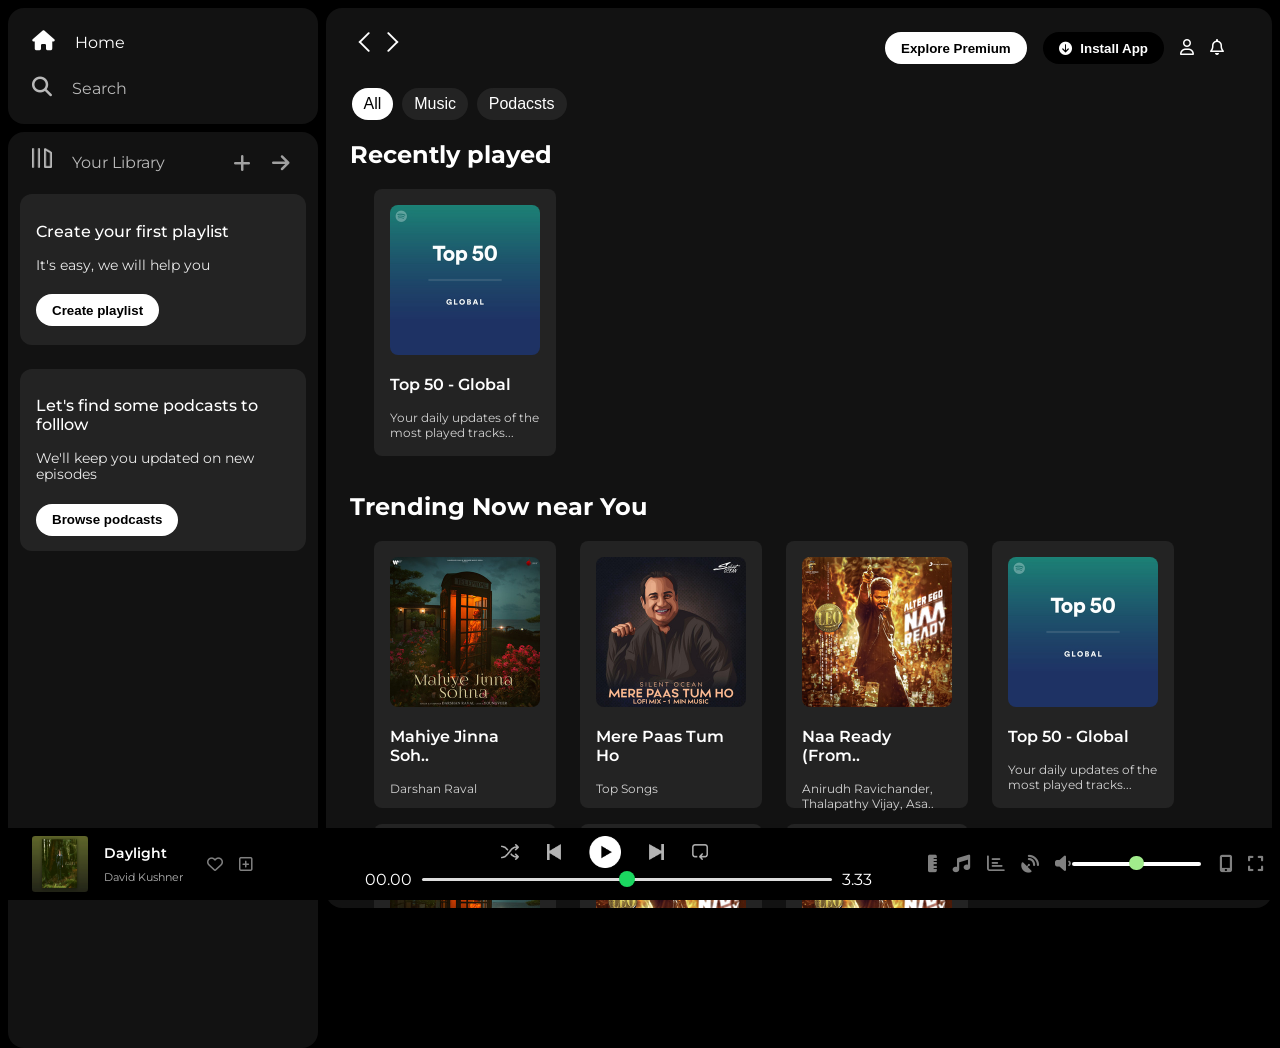
<file: index.html>
<!DOCTYPE html>
<html lang="en">
  <head>
    <meta charset="UTF-8" />
    <meta name="viewport" content="width=device-width, initial-scale=1.0" />
    <title>Spotify - Web Player: Music for Everyone</title>
    <link href="style.css" rel="stylesheet" />
    <link
      rel="stylesheet"
      href="https://cdnjs.cloudflare.com/ajax/libs/font-awesome/6.5.2/css/all.min.css"
      integrity="sha512-SnH5WK+bZxgPHs44uWIX+LLJAJ9/2PkPKZ5QiAj6Ta86w+fsb2TkcmfRyVX3pBnMFcV7oQPJkl9QevSCWr3W6A=="
      crossorigin="anonymous"
      referrerpolicy="no-referrer"
    />
    <link rel="icon" href="./assets/logo.png" />
    <link rel="preconnect" href="https://fonts.googleapis.com" />
    <link rel="preconnect" href="https://fonts.gstatic.com" crossorigin />
    <link
      href="https://fonts.googleapis.com/css2?family=Montserrat:ital,wght@0,100..900;1,100..900&family=Radio+Canada+Big:ital@0;1&display=swap"
      rel="stylesheet"
    />
  </head>
  <body>
    <div class="main">
      <div class="sidebar">
        <div class="nav">
          <div class="nav-option" style="opacity: 1">
            <i class="fa-solid fa-house"></i>
            <a href="#"> Home </a>
          </div>

          <div class="nav-option">
            <i class="fa-solid fa-magnifying-glass"></i>
            <a href="#"> Search </a>
          </div>
        </div>
        <div class="library">
          <div class="options">
            <div class="library-option nav-option">
              <img src="./assets/library_icon.png" />
              <a href="#"> Your Library </a>
            </div>
            <div class="icons">
              <i class="fa-solid fa-plus"></i>
              <i class="fa-solid fa-arrow-right"></i>
            </div>
          </div>
          <div class="library-boxes">
            <div class="box">
              <p class="box-p1">Create your first playlist</p>
              <p class="box-p2">It's easy, we will help you</p>
              <button class="badge">Create playlist</button>
            </div>

            <div class="box" id="second-box">
              <p class="box-p1">Let's find some podcasts to folllow</p>
              <p class="box-p2">We'll keep you updated on new episodes</p>
              <button class="badge">Browse podcasts</button>
            </div>
          </div>
        </div>
      </div>
      <div class="main-content">
        <div class="sticky-nav">
          <div class="sticky-nav-icons">
            <img src="./assets/backward_icon.png" />
            <img src="./assets/forward_icon.png" class="hide" />
          </div>

          <div class="sticky-nav-options">
            <button class="badge nav-item hide">Explore Premium</button>
            <button class="badge nav-item dark-badge">
              <i
                class="fa-solid fa-circle-arrow-down"
                style="margin-right: 5px"
              ></i>
              Install App
            </button>
            <i class="fa-regular fa-user nav-item explore"></i>
            <i class="fa-regular fa-bell explore"></i>
          </div>
        </div>
        <div class="categories">
          <button class="badge ease all">All</button>
          <button class="badge ease">Music</button>
          <button class="badge ease">Podacsts</button>
        </div>
        <div class="cards">
          <h2>Recently played</h2>
          <div class="cards-container">
            <div class="card">
              <img src="./assets/card1img.jpeg" class="card-img" />
              <p class="card-title">Top 50 - Global</p>
              <p class="card-info">
                Your daily updates of the most played tracks...
              </p>
            </div>
          </div>

          <h2>Trending Now near You</h2>
          <div class="cards-container">
            <div class="card">
              <img src="./assets/card2img.jpeg" class="card-img" />
              <p class="card-title">Mahiye Jinna Soh..</p>
              <p class="card-info">Darshan Raval</p>
            </div>

            <div class="card">
              <img src="./assets/card3img.jpeg" class="card-img" />
              <p class="card-title">Mere Paas Tum Ho</p>
              <p class="card-info">Top Songs</p>
            </div>

            <div class="card">
              <img src="./assets/card4img.jpeg" class="card-img" />
              <p class="card-title">Naa Ready (From..</p>
              <p class="card-info">
                Anirudh Ravichander, Thalapathy Vijay, Asa..
              </p>
            </div>

            <div class="card">
              <img src="./assets/card1img.jpeg" class="card-img" />
              <p class="card-title">Top 50 - Global</p>
              <p class="card-info">
                Your daily updates of the most played tracks...
              </p>
            </div>

            <div class="card">
              <img src="./assets/card2img.jpeg" class="card-img" />
              <p class="card-title">Mahiye Jinna Soh..</p>
              <p class="card-info">Darshan Raval</p>
            </div>

            <div class="card">
              <img src="./assets/card4img.jpeg" class="card-img" />
              <p class="card-title">Naa Ready (From..</p>
              <p class="card-info">
                Anirudh Ravichander, Thalapathy Vijay, Asa..
              </p>
            </div>

            <div class="card">
              <img src="./assets/card4img.jpeg" class="card-img" />
              <p class="card-title">Naa Ready (From..</p>
              <p class="card-info">
                Anirudh Ravichander, Thalapathy Vijay, Asa..
              </p>
            </div>
          </div>

          <h2>Featured Charts</h2>
          <div class="cards-container">
            <div class="card">
              <img src="./assets/card5img.jpeg" class="card-img" />
              <p class="card-title">Top Songs -</p>
              <p class="card-info">
                Your daily updates of the most played tracks...
              </p>
            </div>

            <div class="card">
              <img src="./assets/card6img.jpeg" class="card-img" />
              <p class="card-title">Top Songs - India</p>
              <p class="card-info">
                Your weekly updates of the most played tracks...
              </p>
            </div>

            <div class="card">
              <img src="./assets/card1img.jpeg" class="card-img" />
              <p class="card-title">Top 50 - Global</p>
              <p class="card-info">
                Your daily updates of the most played tracks...
              </p>
            </div>

            <div class="card">
              <img src="./assets/card5img.jpeg" class="card-img" />
              <p class="card-title">Top Songs -</p>
              <p class="card-info">
                Your daily updates of the most played tracks...
              </p>
            </div>
          </div>
          <div class="footer">
            <div class="line"></div>
          </div>
        </div>
      </div>
      <div class="music-player">
        <div class="album">
          <div class="song-image">
            <img src="./assets/daylight.jpeg" class="song-image" />
          </div>
          <div class="song-credits">
            <a href="##########" class="song-credits name"> Daylight </a>

            <a href="##########" class="song-credits singer"> David Kushner</a>
          </div>

          <div class="song-icons">
            <i class="fa-regular fa-heart song-icon-control"></i>
            <i class="fa-regular fa-square-plus song-icon-control"></i>
          </div>
        </div>
        <div class="player">
          <div class="player-controls">
            <img src="./assets/player_icon1.png" class="player-control-icon" />
            <img src="./assets/player_icon2.png" class="player-control-icon" />
            <img
              src="./assets/player_icon3.png"
              class="player-control-icon"
              style="opacity: 1; height: 2rem"
            />
            <img src="./assets/player_icon4.png" class="player-control-icon" />
            <img src="./assets/player_icon5.png" class="player-control-icon" />
          </div>
          <div class="playback-bar">
            <span class="curr-time">00.00</span>
            <input
              type="range"
              min="0"
              max="50"
              class="progress-bar"
              step="1"
            />
            <span class="tot-time">3.33</span>
          </div>
        </div>
        <div class="controls">
          <i class="fa-solid fa-ruler-vertical extra-opt"></i>
          <i class="fa-solid fa-music extra-opt"></i>
          <i class="fa-regular fa-chart-bar extra-opt"></i>
          <i class="fa-solid fa-satellite-dish extra-opt"></i>
          <i class="fa-solid fa-volume-low extra-opt"></i>
          <input type="range" min="0" max="100" step="1" class="volume-track" />
          <i class="fa-solid fa-mobile-screen-button extra-opt"></i>
          <i class="fa-solid fa-expand extra-opt"></i>
        </div>
      </div>
    </div>
  </body>
</html>
</file>
<file: style.css>
body {
    font-family: "Montserrat", sans-serif;
    margin: 0;
    background-color: black;
    color: white;
    overflow: hidden;
}

.main{
    display: flex;
    height:100vh;
    padding: 0.5rem;
}

.sidebar{
    background-color: #000000;
    width: 310px;
    border-radius: 1rem; /* 1 rem=16px */
    margin-right: 0.5rem;


}

.main-content{
    background-color: #121212;
    flex: 1;
    border-radius: 1rem;
    overflow: auto;
    padding: 0 1.5rem 0 1.5rem;
}

.music-player{
    background-color: black;
    position:fixed;
    bottom: 0;
    width:100%;
    
}

a{
    text-decoration: none;
    color: white;
}

.nav{
    background-color: #121212;
    border-radius: 1rem;
    display: flex;
    flex-direction: column;
    justify-content: center;
    height: 100px;
    padding: 0.5rem 0.75rem;
}

.nav-option{
    line-height: 2.5rem;
    opacity: 0.7;
    padding: 0.2rem 0.75rem;
}

.nav-option:hover{
    opacity: 1;
}

.nav-option i {
    font-size: 1.25rem;
}

.nav-option a {
    font-size: 1rem;
    margin-left: 1rem;
}

.library{
    background-color: #121212;
    border-radius: 1rem;
    height: 100vh;
    margin-top: 0.5rem;
    padding: 0.5rem 0.75rem;

}

.options{
    display: flex;
    justify-content: space-between;
    align-items: center;
}

.library-option img{
    width: 1.25rem;
    height: 1.25rem;

}

.icons{
    font-size: 1.25rem;
}

.icons i {
    opacity: 0.6;
    margin-right: 1rem;
}

.icons i:hover{
    opacity: 1;
}

.box{
    background-color: #232323;
    height: 8rem;
    border-radius: 0.75rem;
    margin:0.5rem 0 1.5rem 0;
    padding: 0.7rem 1rem;
}

.box-p1{
    font-size: 1rem;
    font-weight: 500;
    
}

.box-p2{
    font-size: 0.85rem;
    opacity: 0.9;
}

.badge{
    background-color: #ffffff;
    border: none;
    border-radius:100px;
    padding: 0.25rem 1rem;
    font-weight: 700;
    margin-top: 0.5rem;
    height: 2rem;
    width: fit-content;
}

.dark-badge{
    background-color: #000000;
    color: #ffffff;
}

.ease{
    position: sticky;
    top: 4.5rem;
    margin-left: 0.1rem;
    margin-right: 0.2rem;
    padding: 4px 12px;
    background-color: #232323;
    color:white;
    font-weight: 500;
    font-size: 1rem;
}

.ease:hover{
    opacity: 0.8;
}

.all{
    background-color: white;
    color: #000000;
   
}

#second-box{
    height: 10rem;

}

.sticky-nav{
    position: sticky;
    top: 0;
    background-color: #121212;
    display: flex;
    justify-content: space-between;
    align-items: center;
    padding: 1rem 0 1rem 0;
    z-index: 10;
}

.sticky-nav-icons img{
    margin-left: 0.1rem;
}

.sticky-nav-options{
    margin-right: 1.5rem;
    display: flex;
    justify-content: center;
    align-items: center;
}

.categories{
    position: sticky;
    top: 4.5rem;
    background-color: #121212;
    z-index: 5;
}

.explore{
    font-size: 1rem;
    margin-top: 0.4rem;
}

.nav-item{
    margin-right: 1rem;
} 

@media (max-width: 1000px){
    .hide{
        display: none;
    }
    
}

.card{
    background-color: #232323;
    width: 150px;
    height: 235px;
    border-radius: 0.5rem;
    margin-left: 1.5rem;
    margin-bottom: 1rem;
    padding: 1rem;
    cursor: pointer;

}


.cards-container{
    display: flex;
    flex-wrap: wrap;
}

.card-img{
    width: 100%;
    border-radius: 0.5rem;

}

.card-title{
    font-weight: 600;
}

.card-info{
    font-size: 0.75rem;
    opacity: 0.8;
}

.footer{
    height: 250px;
    display: flex;
    justify-content: center;
    align-items: center;
}

.line{
    width: 90%;
    height: 50%;
    border-top: 1px solid white;
    opacity: 0.4;
}

.music-player{
    display: flex;
    justify-content: space-between;
    height: 4.5rem;
    /* align-items: center; */
}

.album{
    display: flex;
    align-items: center;
    width: 25%;
    /* padding: 0.5rem 0 0.5rem 3; */
    padding-left: 1.5rem;
}


.song-image {
    width: 3.5rem;
    height: 3.5rem;
    border-radius:0.2rem ;
    
}

.song-credits{
    display: flex;
    flex-direction: column;
    justify-content: center;
    align-items: center;
}

.name{
    font-size: 0.9rem;
    font-weight: 600;
    /* margin-left: 0.2rem; */
}

.name:hover{
    text-decoration: underline;
}

.singer{
    font-size: 0.7rem;
    opacity: 0.7;
    margin-top: 0.5rem;
    margin-left: 1rem;
}

.singer:hover{
    opacity: 1;
    text-decoration: underline;
}

.song-icons{
    display: flex;
    margin-left: 1.5rem;
}

.song-icon-control{
    margin-right: 1rem;
    opacity: 0.5;
}

.song-icon-control:hover{
    opacity: 1;
}


.player{
    width: 50%;
}

.player-controls{
    display: flex;
    justify-content: center;
    align-items: center;
    position: relative;
    top: 0.5rem;
}

.player-control-icon{
    height: 1rem;
    margin-right: 1.75rem;
    opacity: 0.7;
}

.player-control-icon:hover{
    opacity: 1;
}

.playback-bar{
    display: flex;
    justify-content: center;
    position: relative;
    top: 0.6rem;
    }

.curr-time{
    margin-right: 0.5rem;
}

.tot-time{
    margin-left: 0.5rem;
}

.progress-bar{
    width: 70%;
    appearance: none;
    background-color: transparent;
    cursor: pointer;
}

.progress-bar::-webkit-slider-runnable-track{
    background-color: #ddd;
    height: 0.2rem;
    border-radius: 100px;
}

.progress-bar::-webkit-slider-thumb{
    appearance: none;
    width: 1rem;
    height: 1rem;
    background-color: #1bd760;
    border-radius: 50%;
    position: relative;
    bottom: 6.5px;
}

.controls{
    width: 25%;
    display: flex;
    justify-content: space-between;
    align-items: center;
    margin-right: 3.5rem;
}

.extra-opt{
    font-size: 1.1rem;
    opacity: 0.5;
    margin-left: 1rem;
}

.extra-opt:hover{
    opacity: 1;
}

.volume-track{
    appearance: none;
    background-color: transparent;
    cursor: pointer;
}

.volume-track::-webkit-slider-runnable-track{
    background-color: #ffffff;
    height: 0.2rem;
    border-radius: 100px;
}

.volume-track::-webkit-slider-thumb{
    appearance: none;
    width: 0.9rem;
    height: 0.9rem;
    background-color:rgb(161, 236, 140) ;
    border-radius: 50%;
    position: relative;
    bottom: 0.4rem;
    
}
</file>
